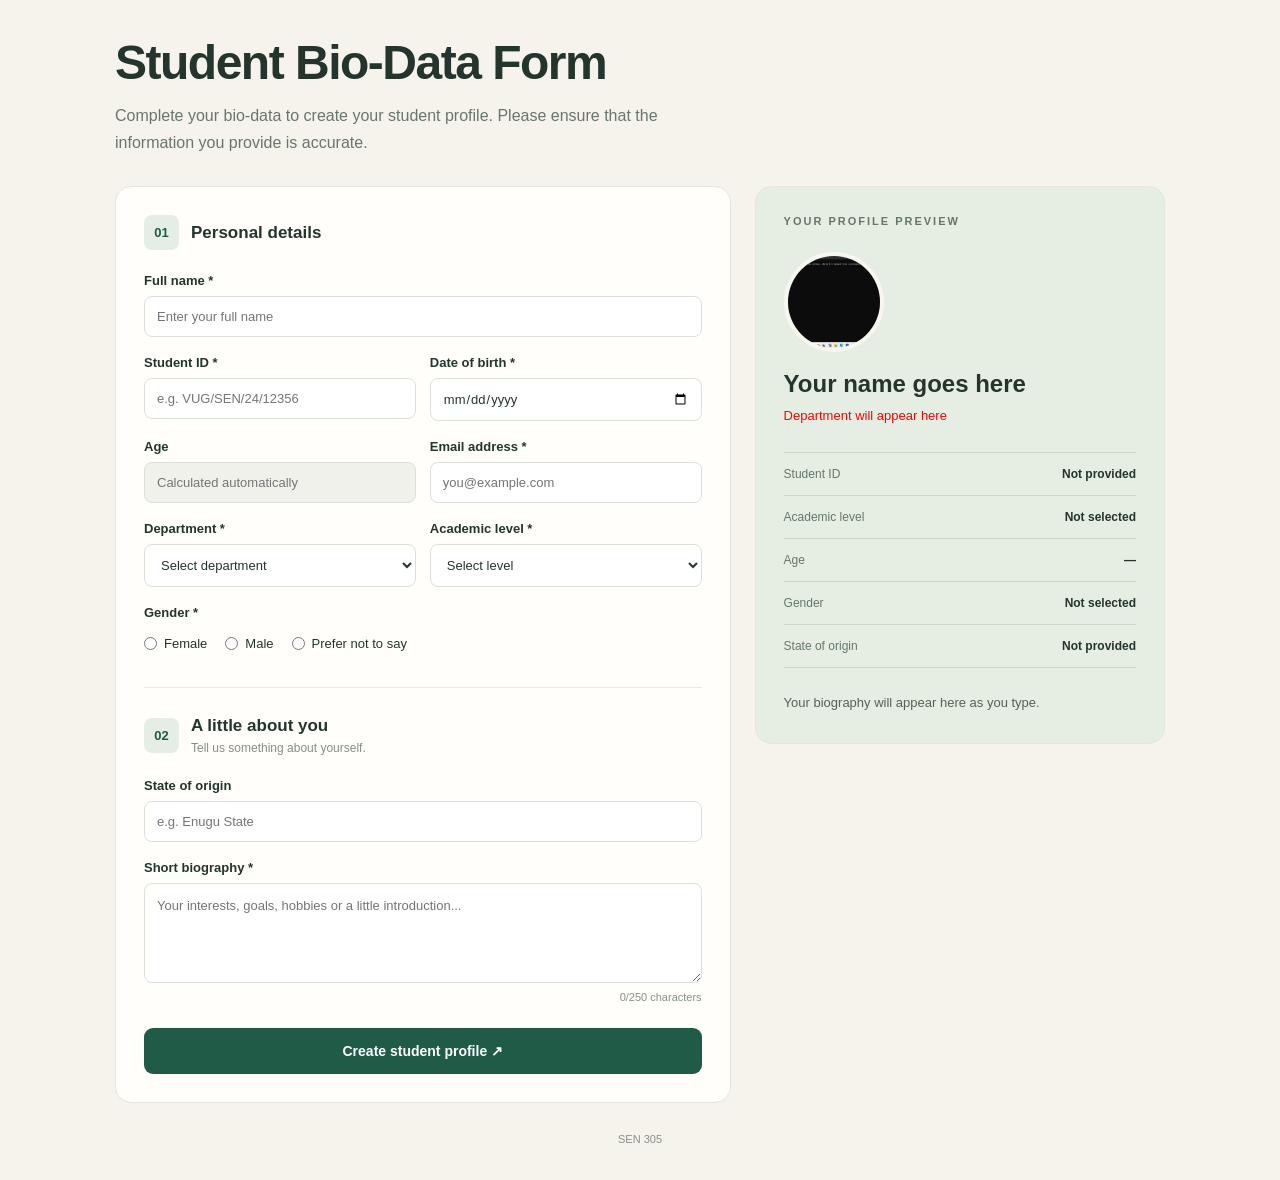
<file: index.html>
<!DOCTYPE html>
<html lang="en">
<head>
    <meta charset="UTF-8">
    <meta name="viewport" content="width=device-width, initial-scale=1.0">
    <title>Student Profile  Bio-data Registration</title>

    <style>
        * {
            box-sizing: border-box;
            margin: 0;
            padding: 0;
        }

        body {
            font-family: Arial, sans-serif;
            background: #f5f3eb;
            color: #24352e;
            padding: 35px 20px;
        }

        .page {
            max-width: 1050px;
            margin: auto;
        }

        header {
            margin-bottom: 30px;
        }

        .top-label {
            color: #577565;
            font-size: 12px;
            letter-spacing: 3px;
            font-weight: bold;
            margin-bottom: 15px;
        }

        header h1 {
            font-size: clamp(30px, 5vw, 48px);
            margin-bottom: 12px;
            letter-spacing: -1.5px;
        }

        header p {
            color: #68766d;
            line-height: 1.7;
            max-width: 600px;
        }

        .layout {
            display: grid;
            grid-template-columns: 1.5fr 1fr;
            gap: 24px;
            align-items: start;
        }

        .form-card,
        .preview-card {
            background: #fffefa;
            border: 1px solid #e4e6dc;
            border-radius: 16px;
            padding: 28px;
        }

        .section-heading {
            display: flex;
            align-items: center;
            gap: 12px;
            margin-bottom: 23px;
        }

        .section-number {
            background: #e4eee5;
            color: #205b48;
            border-radius: 8px;
            width: 35px;
            height: 35px;
            display: grid;
            place-items: center;
            font-size: 13px;
            font-weight: bold;
            flex-shrink: 0;
        }

        .section-heading h2 {
            font-size: 17px;
        }

        .section-heading p {
            font-size: 12px;
            color: #879087;
            margin-top: 5px;
        }

        .fields {
            display: grid;
            grid-template-columns: 1fr 1fr;
            gap: 18px 14px;
        }

        .field {
            display: flex;
            flex-direction: column;
            gap: 8px;
            min-width: 0;
        }

        .full-width {
            grid-column: 1 / -1;
        }

        label,
        .field-label {
            font-size: 13px;
            font-weight: bold;
        }

        input,
        select,
        textarea {
            width: 100%;
            padding: 12px;
            border: 1px solid #dce1d8;
            border-radius: 8px;
            background: #fff;
            color: #24352e;
            font: inherit;
            font-size: 13px;
            outline: none;
        }

        input:focus,
        select:focus,
        textarea:focus {
            border-color: #35775e;
            box-shadow: 0 0 0 3px #35775e18;
        }

        input[readonly] {
            background: #f0f1eb;
            color: #68766d;
        }

        textarea {
            resize: vertical;
            min-height: 100px;
            line-height: 1.6;
        }

        .gender-options {
            display: flex;
            gap: 18px;
            flex-wrap: wrap;
            padding: 8px 0;
        }

        .gender-options label {
            display: flex;
            align-items: center;
            gap: 7px;
            font-weight: normal;
            cursor: pointer;
        }

        .gender-options input {
            width: auto;
            accent-color: #205b48;
        }

        .helper {
            font-size: 11px;
            color: #879087;
            text-align: right;
        }

        .divider {
            height: 1px;
            background: #e8e9e1;
            margin: 28px 0;
        }

        .submit-button {
            width: 100%;
            margin-top: 25px;
            padding: 15px;
            border: none;
            border-radius: 9px;
            background: #205b48;
            color: white;
            font-size: 14px;
            font-weight: bold;
            cursor: pointer;
            transition: background 0.2s, transform 0.2s;
        }

        .submit-button:hover {
            background: #164333;
            transform: translateY(-1px);
        }

        .preview-card {
            background: #e6ede3;
            position: sticky;
            top: 20px;
        }

        .preview-label {
            color: #64786a;
            font-size: 11px;
            letter-spacing: 2px;
            font-weight: bold;
            margin-bottom: 25px;
        }

        .avatar {
            width: 100px;
            height: 100px;
            border-radius: 50%;
            overflow: hidden;
            background: #d5b9a0;
            border: 4px solid #f8f7ef;
            margin-bottom: 18px;
        }

        .avatar img {
            display: block;
            width: 100%;
            height: 100%;
            object-fit: cover;
        }

        .preview-card h2 {
            font-size: 24px;
            overflow-wrap: anywhere;
            margin-bottom: 8px;
        }

        .preview-subtitle {
            color: red;
            font-size: 13px;
            line-height: 1.6;
        }

        .preview-details {
            margin-top: 25px;
            border-top: 1px solid #cbd8ca;
        }

        .detail-row {
            display: flex;
            justify-content: space-between;
            gap: 12px;
            padding: 14px 0;
            border-bottom: 1px solid #cbd8ca;
            font-size: 12px;
        }

        .detail-row span:first-child {
            color: #64786a;
        }

        .detail-row span:last-child {
            text-align: right;
            font-weight: bold;
            overflow-wrap: anywhere;
        }

        .preview-bio {
            margin-top: 23px;
            font-size: 13px;
            color: #526458;
            line-height: 1.8;
            overflow-wrap: anywhere;
        }

        .preview-status {
            margin-top: 22px;
            background: #f7f8f2;
            border-radius: 9px;
            padding: 13px;
            font-size: 12px;
            color: #205b48;
            line-height: 1.6;
        }

        .message {
            display: none;
            margin-top: 18px;
            padding: 14px;
            border-radius: 8px;
            background: #e4eee5;
            color: #205b48;
            font-size: 13px;
            line-height: 1.6;
        }

        footer {
            margin-top: 30px;
            font-size: 11px;
            color: #879087;
            text-align: center;
        }

        @media (max-width: 750px) {
            body {
                padding: 25px 14px;
            }

            .layout {
                grid-template-columns: 1fr;
            }

            .preview-card {
                position: static;
                grid-row: 1;
            }

            .form-card,
            .preview-card {
                padding: 22px;
            }
        }

        @media (max-width: 450px) {
            .fields {
                grid-template-columns: 1fr;
            }

            .full-width {
                grid-column: auto;
            }
        }
    </style>
</head>

<body>
    <main class="page">
        <header>
            <h1>Student Bio-Data Form</h1>
            <p>
                Complete your bio-data to create your student profile.
                Please ensure that the information you provide is accurate.
            </p>
        </header>

        <div class="layout">
            <form class="form-card" id="bioForm">
                <section>
                    <div class="section-heading">
                        <div class="section-number">01</div>
                        <div>
                            <h2>Personal details</h2>
                        
                        </div>
                    </div>

                    <div class="fields">
                        <div class="field full-width">
                            <label for="fullName">Full name *</label>
                            <input type="text" id="fullName"
                                placeholder="Enter your full name"
                                required minlength="2">
                        </div>

                        <div class="field">
                            <label for="studentId">Student ID *</label>
                            <input type="text" id="studentId"
                                placeholder="e.g. VUG/SEN/24/12356" required>
                        </div>

                        <div class="field">
                            <label for="dob">Date of birth *</label>
                            <input type="date" id="dob" required>
                        </div>

                        <div class="field">
                            <label for="age">Age</label>
                            <input type="number" id="age"
                                placeholder="Calculated automatically" readonly>
                        </div>

                        <div class="field">
                            <label for="email">Email address *</label>
                            <input type="email" id="email"
                                placeholder="you@example.com" required>
                        </div>

                        <div class="field">
                            <label for="department">Department *</label>
                            <select id="department" required>
                                <option value="">Select department</option>
                                <option>Software Engineering</option>
                                <option>Computer Science</option>
                                <option>Cyber Security</option>
                                <option>Information Technology</option>
                                <option>Electrical Engineering</option>
                                <option>Other</option>
                            </select>
                        </div>

                        <div class="field">
                            <label for="level">Academic level *</label>
                            <select id="level" required>
                                <option value="">Select level</option>
                                <option>100 Level</option>
                                <option>200 Level</option>
                                <option>300 Level</option>
                                <option>400 Level</option>
                                <option>500 Level</option>
                            </select>
                        </div>

                        <div class="field full-width">
                            <span class="field-label">Gender *</span>
                            <div class="gender-options">
                                <label>
                                    <input type="radio" name="gender"
                                        value="Female" required>
                                    Female
                                </label>
                                <label>
                                    <input type="radio" name="gender"
                                        value="Male">
                                    Male
                                </label>
                                <label>
                                    <input type="radio" name="gender"
                                        value="Prefer not to say">
                                    Prefer not to say
                                </label>
                            </div>
                        </div>
                    </div>
                </section>

                <div class="divider"></div>

                <section>
                    <div class="section-heading">
                        <div class="section-number">02</div>
                        <div>
                            <h2>A little about you</h2>
                            <p>Tell us something about yourself.</p>
                        </div>
                    </div>

                    <div class="fields">
                        <div class="field full-width">
                            <label for="hometown">State of origin</label>
                            <input type="text" id="hometown"
                                placeholder="e.g. Enugu State">
                        </div>

                        <div class="field full-width">
                            <label for="bio">Short biography *</label>
                            <textarea id="bio" maxlength="250" required
                                placeholder="Your interests, goals, hobbies or a little introduction..."></textarea>
                            <div class="helper">
                                <span id="charCount">0</span>/250 characters
                            </div>
                        </div>
                    </div>
                </section>

                <button type="submit" class="submit-button">
                    Create student profile ↗
                </button>

                <div class="message" id="successMessage"
                    role="status" aria-live="polite"></div>
            </form>

            <aside class="preview-card">
                <div class="preview-label">YOUR PROFILE PREVIEW</div>

                <div class="avatar">
                    <img src="./assets/database success.png"
                        alt="Student profile picture">
                </div>

                <h2 id="previewName">Your name goes here</h2>
                <p class="preview-subtitle" id="previewDepartment">
                    Department will appear here
                </p>

                <div class="preview-details">
                    <div class="detail-row">
                        <span>Student ID</span>
                        <span id="previewId">Not provided</span>
                    </div>

                    <div class="detail-row">
                        <span>Academic level</span>
                        <span id="previewLevel">Not selected</span>
                    </div>

                    <div class="detail-row">
                        <span>Age</span>
                        <span id="previewAge">—</span>
                    </div>

                    <div class="detail-row">
                        <span>Gender</span>
                        <span id="previewGender">Not selected</span>
                    </div>

                    <div class="detail-row">
                        <span>State of origin</span>
                        <span id="previewHometown">Not provided</span>
                    </div>
                </div>

                <p class="preview-bio" id="previewBio">
                    Your biography will appear here as you type.
                </p>
            </aside>
        </div>

        <footer>
            SEN 305
        </footer>
    </main>

    <script>
        const fullName = document.getElementById("fullName");
        const studentId = document.getElementById("studentId");
        const dob = document.getElementById("dob");
        const age = document.getElementById("age");
        const email = document.getElementById("email");
        const department = document.getElementById("department");
        const level = document.getElementById("level");
        const hometown = document.getElementById("hometown");
        const bio = document.getElementById("bio");
        const bioForm = document.getElementById("bioForm");

        const today = new Date();

        dob.max = [
            today.getFullYear(),
            String(today.getMonth() + 1).padStart(2, "0"),
            String(today.getDate()).padStart(2, "0")
        ].join("-");

        function calculateAge() {
            if (!dob.value) {
                age.value = "";
                return;
            }

            const birthDate = new Date(dob.value + "T00:00:00");
            const currentDate = new Date();

            let years =
                currentDate.getFullYear() - birthDate.getFullYear();

            const birthdayHasPassed =
                currentDate.getMonth() > birthDate.getMonth() ||
                (currentDate.getMonth() === birthDate.getMonth() &&
                currentDate.getDate() >= birthDate.getDate());

            if (!birthdayHasPassed) {
                years--;
            }

            age.value = years;
            document.getElementById("previewAge").textContent = years;
        }

        function updatePreview() {
            const name = fullName.value.trim();

            document.getElementById("previewName").textContent =
                name || "Your name goes here";

            document.getElementById("previewId").textContent =
                studentId.value.trim() || "Not provided";

            document.getElementById("previewDepartment").textContent =
                department.value || "Department will appear here";

            document.getElementById("previewLevel").textContent =
                level.value || "Not selected";

            document.getElementById("previewHometown").textContent =
                hometown.value.trim() || "Not provided";

            document.getElementById("previewBio").textContent =
                bio.value.trim() ||
                "Your biography will appear here as you type.";

            document.getElementById("charCount").textContent =
                bio.value.length;

            const selectedGender = document.querySelector(
                'input[name="gender"]:checked'
            );

            document.getElementById("previewGender").textContent =
                selectedGender ? selectedGender.value : "Not selected";

            const filledFields = [
                fullName.value.trim(),
                studentId.value.trim(),
                dob.value,
                email.value.trim(),
                department.value,
                level.value,
                selectedGender ? selectedGender.value : "",
                bio.value.trim()
            ].filter(Boolean).length;

            document.getElementById("profileStatus").textContent =
                filledFields === 8
                    ? "✦ All required fields are filled in."
                    : "✦ " + filledFields +
                      " of 8 required fields completed.";
        }

        dob.addEventListener("change", function() {
            calculateAge();
            updatePreview();
        });

        [
            fullName,
            studentId,
            email,
            department,
            level,
            hometown,
            bio
        ].forEach(function(field) {
            field.addEventListener("input", updatePreview);
            field.addEventListener("change", updatePreview);
        });

        document.querySelectorAll('input[name="gender"]').forEach(
            function(radio) {
                radio.addEventListener("change", updatePreview);
            }
        );

        bioForm.addEventListener("submit", function(event) {
            event.preventDefault();

            if (!bioForm.checkValidity()) {
                bioForm.reportValidity();
                return;
            }

            calculateAge();
            updatePreview();

            const successMessage =
                document.getElementById("successMessage");

            successMessage.style.display = "block";
            successMessage.textContent =
                "Profile completed successfully for " +
                fullName.value.trim() +
                "! Your details have been validated in this demo.";

            document.getElementById("profileStatus").textContent =
                "Profile form completed.";
        });

        updatePreview();
    </script>
</body>
</html>
</file>
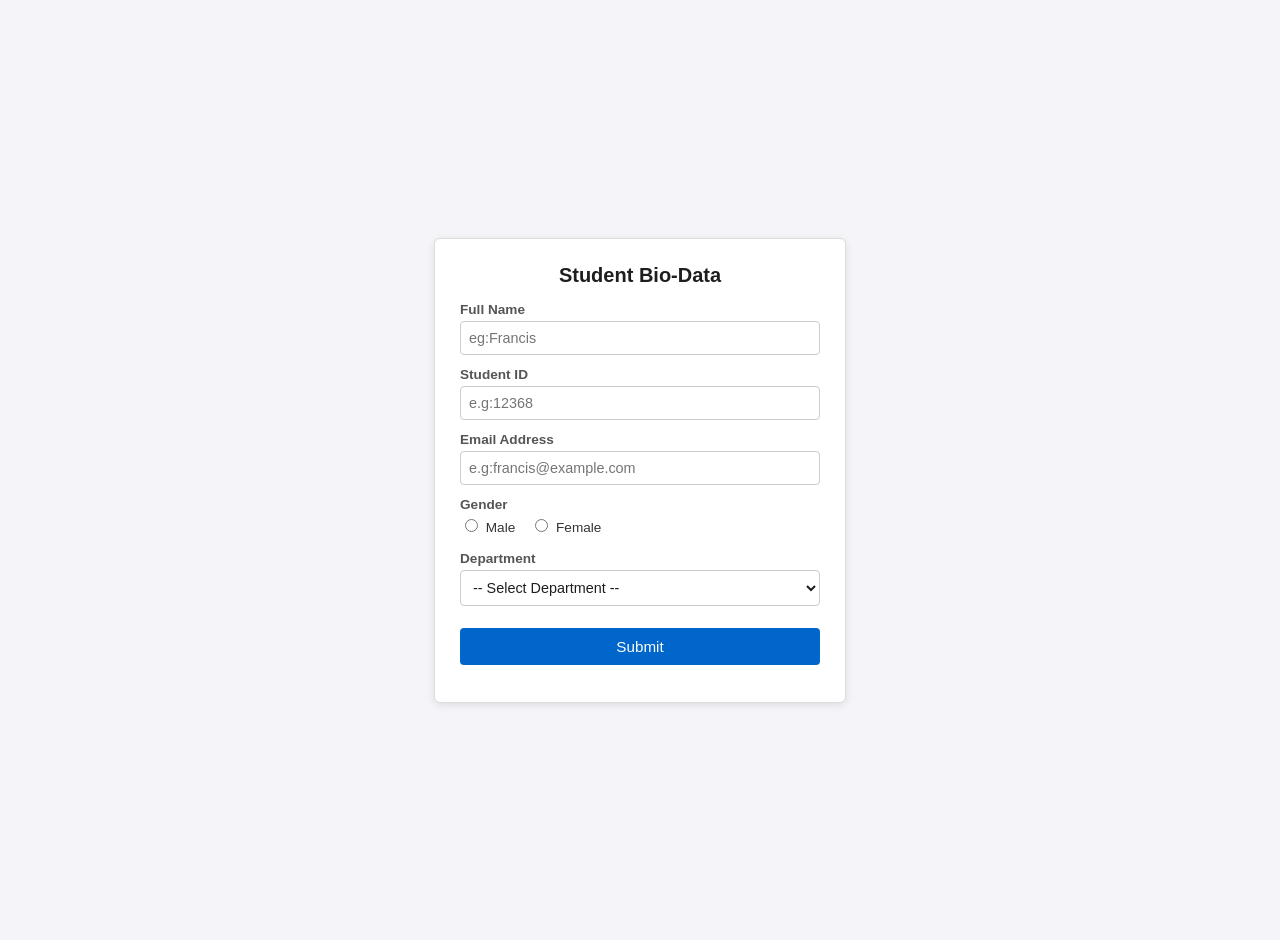
<file: bio-4.html>
<!DOCTYPE html>
<html lang="en">
<head>
    <meta charset="UTF-8">
    <meta name="viewport" content="width=device-width, initial-scale=1.0">
    <title>Student Bio-Data Form</title>
    <style>
        
        body {
            font-family: Arial, sans-serif;
            background-color: rgb(244, 244, 249);
            color: rgb(51, 51, 51);
            display: flex;
            justify-content: center;
            align-items: center;
            min-height: 100vh;
            margin: 0;
            padding: 20px;
        }

        
        form {
            background-color: rgb(255, 255, 255);
            padding: 25px;
            border-radius: 6px;
            width: 100%;
            max-width: 360px;
            box-shadow: 0px 2px 8px rgba(0, 0, 0, 0.1);
            border: 1px solid rgb(220, 220, 220);
        }

        h2 {
            margin-top: 0;
            margin-bottom: 15px;
            font-size: 1.25rem;
            text-align: center;
            color: rgb(30, 30, 30);
        }

        
        .form-group {
            margin-bottom: 12px;
        }

        label {
            display: block;
            font-size: 0.85rem;
            margin-bottom: 4px;
            color: rgb(85, 85, 85);
            font-weight: bold;
        }

        input[type="text"],
        input[type="email"],
        select {
            width: 100%;
            padding: 8px;
            border: 1px solid rgb(204, 204, 204);
            border-radius: 4px;
            box-sizing: border-box;
            font-size: 0.9rem;
            background-color: rgb(255, 255, 255);
            color: rgb(30, 30, 30);
        }

       
        .radio-group {
            display: flex;
            gap: 15px;
            margin-top: 4px;
        }

        .radio-group label {
            font-weight: normal;
            cursor: pointer;
            color: rgb(51, 51, 51);
        }

        .radio-group input {
            width: auto;
            margin-right: 4px;
        }

        button {
            width: 100%;
            padding: 10px;
            background-color: rgb(0, 102, 204);
            color: rgb(255, 255, 255);
            border: none;
            border-radius: 4px;
            font-size: 0.95rem;
            cursor: pointer;
            margin-top: 10px;
        }

        button:hover {
            background-color: rgb(0, 82, 163);
        }

        
        #message {
            margin-top: 12px;
            font-size: 0.85rem;
            text-align: center;
            font-weight: bold;
        }

        .error {
            color: rgb(217, 83, 79);
        }

        .success {
            color: rgb(92, 184, 92);
        }
    </style>
</head>
<body>

    <form id="bioForm">
        <h2>Student Bio-Data</h2>

       
        <div class="form-group">
            <label for="fullName">Full Name</label>
            <input type="text" id="fullName" placeholder="eg:Francis ">
        </div>

        
        <div class="form-group">
            <label for="studentId">Student ID</label>
            <input type="text" id="studentId" placeholder="e.g:12368">
        </div>

        
        <div class="form-group">
            <label for="email">Email Address</label>
            <input type="email" id="email" placeholder="e.g:francis@example.com">
        </div>

        
        <div class="form-group">
            <label>Gender</label>
            <div class="radio-group">
                <label><input type="radio" name="gender" value="Male"> Male</label>
                <label><input type="radio" name="gender" value="Female"> Female</label>
            </div>
        </div>

        
        <div class="form-group">
            <label for="department">Department</label>
            <select id="department">
                <option value="">-- Select Department --</option>
                <option value="Computer Science">Computer Science</option>
                <option value="Software Engineering">Software Engineering</option>
                <option value="Information Technology">Information Technology</option>
            </select>
        </div>

        <button type="submit">Submit</button>

       
        <div id="message"></div>
    </form>

    <script>
        document.getElementById('bioForm').addEventListener('submit', function(e) {
            e.preventDefault(); 

            
            const name = document.getElementById('fullName').value.trim();
            const id = document.getElementById('studentId').value.trim();
            const email = document.getElementById('email').value.trim();
            const gender = document.querySelector('input[name="gender"]:checked');
            const dept = document.getElementById('department').value;
            const msg = document.getElementById('message');

            
            if (!name || !id || !email || !gender || !dept) {
                msg.textContent = "Please fill in all required fields.";
                msg.className = "error";
                return;
            }

            
            if (!email.includes('@')) {
                msg.textContent = "Please enter a valid email address (missing '@').";
                msg.className = "error";
                return;
            }

            
            msg.textContent = "successfully Registered";
            msg.className = "success";

            
            document.getElementById('bioForm').reset();
        });
    </script>

</body>
</html>
</file>
